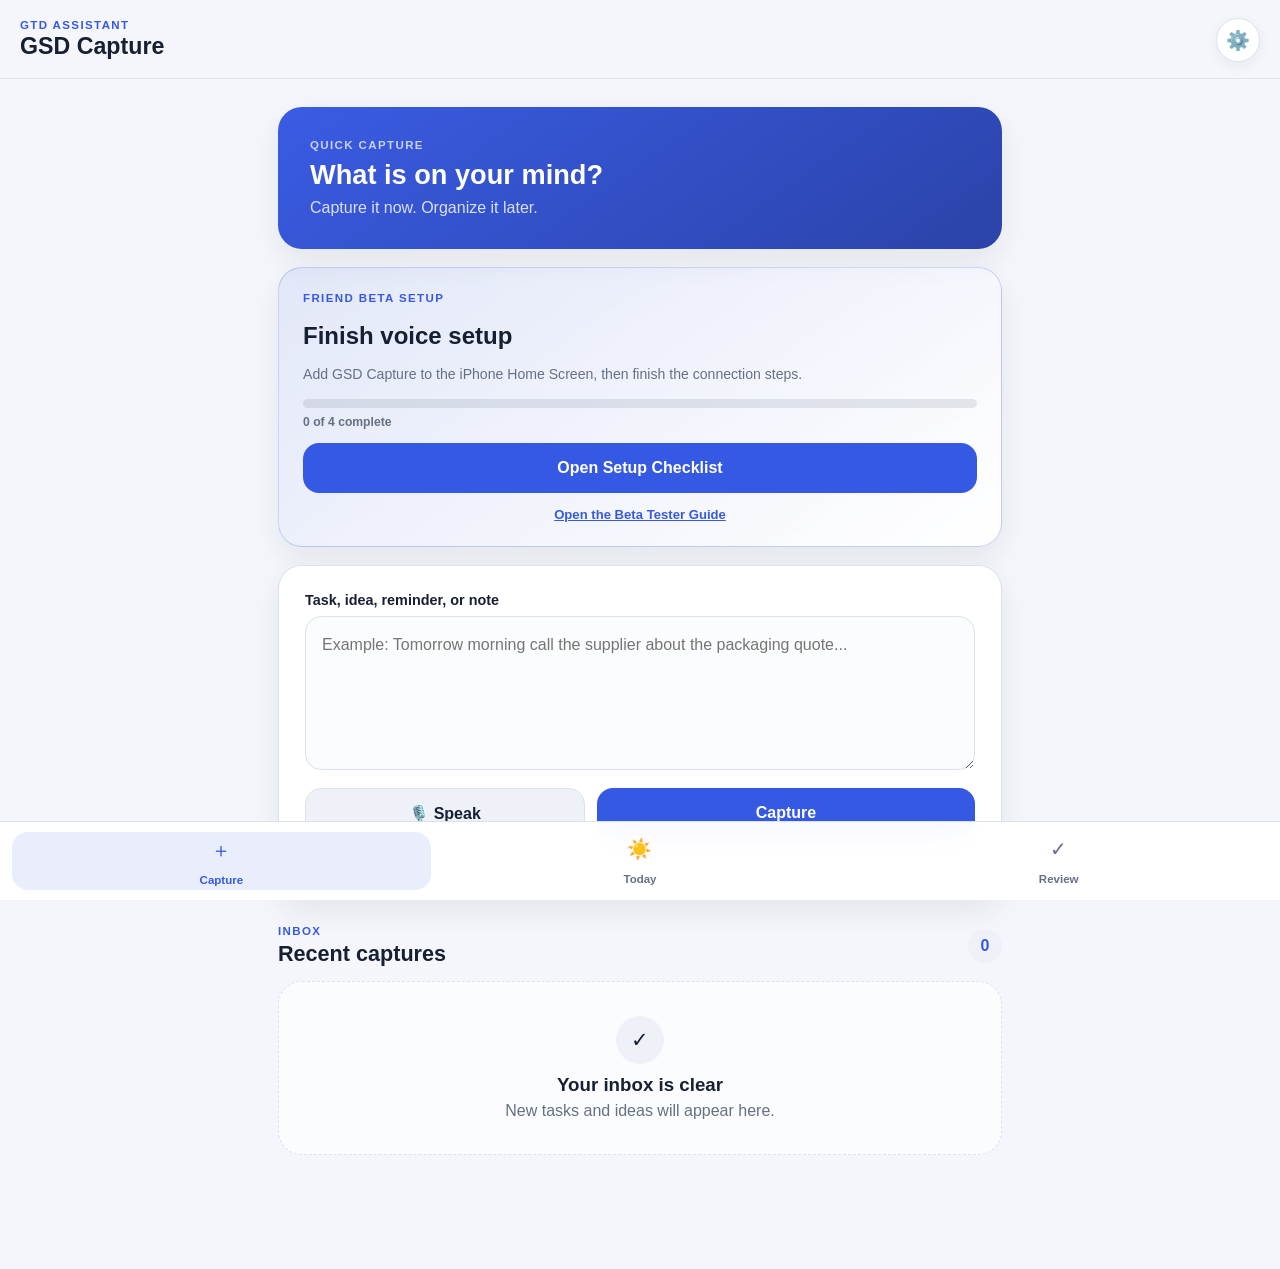
<file: index.html>
<!DOCTYPE html>
<html lang="en">
<head>
  <meta charset="UTF-8" />

  <meta
    name="viewport"
    content="width=device-width, initial-scale=1, viewport-fit=cover"
  />

  <meta
    name="description"
    content="A fast, phone-first GTD task capture and organization app."
  />

  <meta name="theme-color" content="#172033" />

  <title>GSD Capture</title>

  <link rel="manifest" href="manifest.json" />
  <link rel="apple-touch-icon" href="/icons/apple-touch-icon.png">
  <link rel="stylesheet" href="styles.css?v=9" />
</head>

<body>
  <div class="app-shell">
    <header class="app-header">
      <div>
        <p class="eyebrow">GTD ASSISTANT</p>
        <h1>GSD Capture</h1>
      </div>

      <button
        id="settingsButton"
        class="icon-button"
        type="button"
        aria-label="Open settings"
      >
        ⚙️
      </button>
    </header>

    <main class="app-main">
      <!-- Capture Screen -->
      <section id="captureScreen" class="screen active-screen">
        <div class="welcome-card">
          <p class="welcome-label">QUICK CAPTURE</p>
          <h2>What is on your mind?</h2>
          <p>
            Capture it now. Organize it later.
          </p>
        </div>

        <section
          id="betaSetupBanner"
          class="beta-setup-banner hidden"
          aria-labelledby="betaSetupBannerHeading"
        >
          <p class="section-label">FRIEND BETA SETUP</p>
          <h2 id="betaSetupBannerHeading">Finish voice setup</h2>
          <p id="betaSetupBannerMessage">
            Complete the checklist once, then capture tasks without opening the app.
          </p>

          <div class="setup-progress" aria-label="Setup progress">
            <div class="setup-progress-track">
              <span id="betaBannerProgressBar" class="setup-progress-bar"></span>
            </div>
            <strong id="betaBannerProgressText">0 of 4 complete</strong>
          </div>

          <button id="openBetaSetupButton" class="primary-button" type="button">
            Open Setup Checklist
          </button>

          <a class="text-link" href="/beta-tester-guide.html" target="_blank" rel="noopener noreferrer">
            Open the Beta Tester Guide
          </a>
        </section>

        <form id="captureForm" class="capture-card">
          <label for="taskInput">Task, idea, reminder, or note</label>

          <textarea
            id="taskInput"
            name="taskInput"
            rows="5"
            maxlength="1000"
            placeholder="Example: Tomorrow morning call the supplier about the packaging quote..."
            required
          ></textarea>

          <div class="capture-actions">
            <button
              id="voiceButton"
              class="secondary-button"
              type="button"
            >
              🎙️ Speak
            </button>

            <button
              id="captureButton"
              class="primary-button"
              type="submit"
            >
              Capture
            </button>
          </div>

          <p id="captureMessage" class="status-message" aria-live="polite"></p>
        </form>

        <section class="recent-section">
          <div class="section-heading">
            <div>
              <p class="section-label">INBOX</p>
              <h2>Recent captures</h2>
            </div>

            <span id="inboxCount" class="count-badge">0</span>
          </div>

          <div id="recentTaskList" class="task-list">
            <div class="empty-state">
              <span class="empty-icon">✓</span>
              <h3>Your inbox is clear</h3>
              <p>New tasks and ideas will appear here.</p>
            </div>
          </div>
        </section>
      </section>

      <!-- Today Screen -->
      <section id="todayScreen" class="screen">
        <div class="section-heading page-heading">
          <div>
            <p class="section-label">FOCUS</p>
            <h2>Today</h2>
          </div>
        </div>

        <div id="todayTaskList" class="task-list">
          <div class="empty-state">
            <span class="empty-icon">☀️</span>
            <h3>No tasks planned yet</h3>
            <p>Your priority tasks will appear here.</p>
          </div>
        </div>
      </section>

      <!-- Review Screen -->
      <section id="reviewScreen" class="screen">
        <div class="section-heading page-heading">
          <div>
            <p class="section-label">CLARIFY & ORGANIZE</p>
            <h2>Review</h2>
          </div>

          <div class="review-heading-actions">
            <button
              id="refreshReviewButton"
              class="small-action-button"
              type="button"
            >
              Refresh
            </button>

            <span id="reviewCount" class="count-badge">0</span>
          </div>
        </div>

        <p
          id="serverReviewStatus"
          class="review-server-status"
          aria-live="polite"
        ></p>

        <div class="review-summary">
          <div class="summary-item">
            <strong id="capturedTotal">0</strong>
            <span>Captured</span>
          </div>

          <div class="summary-item">
            <strong id="completedTotal">0</strong>
            <span>Completed</span>
          </div>

          <div class="summary-item">
            <strong id="needsReviewTotal">0</strong>
            <span>Needs review</span>
          </div>
        </div>

        <div id="reviewTaskList" class="task-list">
          <div class="empty-state">
            <span class="empty-icon">🧠</span>
            <h3>Nothing needs review</h3>
            <p>Captured items that need sorting will appear here.</p>
          </div>
        </div>
      </section>

      <!-- Settings Screen -->
      <section id="settingsScreen" class="screen">
        <div class="section-heading page-heading">
          <div>
            <p class="section-label">PERSONALIZE</p>
            <h2>Settings</h2>
          </div>
        </div>

        <section id="betaSetupChecklist" class="beta-setup-card" aria-labelledby="betaSetupHeading">
          <div class="beta-setup-heading">
            <div>
              <p class="section-label">FIRST-TIME SETUP</p>
              <h3 id="betaSetupHeading">Friend beta checklist</h3>
            </div>
            <span id="betaSetupBadge" class="connection-badge">Not ready</span>
          </div>

          <p class="beta-setup-intro">
            Complete these four steps on the iPhone that will use GSD Capture.
          </p>

          <div class="setup-progress" aria-label="Setup progress">
            <div class="setup-progress-track">
              <span id="betaSetupProgressBar" class="setup-progress-bar"></span>
            </div>
            <strong id="betaSetupProgressText">0 of 4 complete</strong>
          </div>

          <ol class="setup-checklist">
            <li id="appInstallSetupItem">
              <span class="setup-step-number">1</span>
              <div>
                <strong>Add GSD Capture to the Home Screen</strong>
                <small id="appInstallSetupStatus">Open the site in Safari, tap Share, then Add to Home Screen.</small>
              </div>
            </li>
            <li id="microsoftSetupItem">
              <span class="setup-step-number">2</span>
              <div>
                <strong>Connect Microsoft To Do</strong>
                <small id="microsoftSetupStatus">Sign in with the Microsoft account that should receive the tasks.</small>
              </div>
            </li>
            <li id="voiceSetupItem">
              <span class="setup-step-number">3</span>
              <div>
                <strong>Set up private Voice Capture</strong>
                <small id="voiceSetupChecklistStatus">Create the private key used by the Shortcut.</small>
              </div>
            </li>
            <li id="shortcutSetupItem">
              <span class="setup-step-number">4</span>
              <div>
                <strong>Install and test the Capture Shortcut</strong>
                <small id="shortcutSetupChecklistStatus">Copy the key, install the Shortcut, and run one test capture.</small>
              </div>
            </li>
          </ol>

          <div class="beta-setup-actions">
            <a class="secondary-button button-link" href="/beta-tester-guide.html" target="_blank" rel="noopener noreferrer">
              Open Beta Tester Guide
            </a>
            <a class="small-action-button button-link" href="/beta-tester-guide.pdf" target="_blank" rel="noopener noreferrer">
              Open Printable PDF
            </a>
            <button id="resetShortcutProgressButton" class="small-action-button hidden" type="button">
              Mark Shortcut as Not Installed
            </button>
          </div>

          <p id="betaSetupMessage" class="microsoft-list-message" aria-live="polite"></p>
        </section>

        <div class="settings-card">
          <label for="userName">Your name</label>
          <input
            id="userName"
            type="text"
            autocomplete="name"
            placeholder="Enter your name"
          />

          <label for="defaultList">Default inbox name</label>
          <input
            id="defaultList"
            type="text"
            value="General"
            placeholder="General"
          />

          <section class="microsoft-card" aria-labelledby="microsoftHeading">
            <div class="microsoft-card-heading">
              <div>
                <p class="section-label">MICROSOFT TO DO</p>
                <h3 id="microsoftHeading">Connect your account</h3>
              </div>

              <span id="microsoftConnectionBadge" class="connection-badge">
                Not connected
              </span>
            </div>

            <p id="microsoftStatus" class="microsoft-status" aria-live="polite">
              Sign in to connect GSD Capture to your Microsoft account.
            </p>

            <section
              id="voiceSetupCard"
              class="voice-setup-card"
              aria-labelledby="voiceSetupHeading"
            >
              <div class="voice-setup-heading">
                <div>
                  <p class="section-label">SIRI & VOICE CAPTURE</p>
                  <h4 id="voiceSetupHeading">Background capture</h4>
                </div>

                <span id="voiceSetupBadge" class="connection-badge">
                  Not set up
                </span>
              </div>

              <p
                id="voiceSetupStatus"
                class="microsoft-list-message"
                aria-live="polite"
              >
                Connect Microsoft To Do first, then set up private background capture.
              </p>

              <button
                id="startVoiceSetupButton"
                class="secondary-button"
                type="button"
                disabled
              >
                Set Up Voice Capture
              </button>

              <div id="voiceSetupResult" class="voice-setup-result hidden">
                <p class="voice-setup-step"><strong>1.</strong> Copy your private Voice Capture key.</p>

                <label for="voiceSetupKey">Your private Voice Capture key</label>

                <input
                  id="voiceSetupKey"
                  type="text"
                  readonly
                  autocomplete="off"
                  spellcheck="false"
                />

                <button
                  id="copyVoiceSetupKeyButton"
                  class="secondary-button"
                  type="button"
                >
                  1. Copy Voice Key
                </button>

                <p class="voice-setup-step"><strong>2.</strong> Install the shared Shortcut and paste the key when asked.</p>

                <a
                  id="installCaptureShortcutButton"
                  class="secondary-button button-link"
                  href="https://www.icloud.com/shortcuts/2767fb23349946cb91c3c0170525ec59"
                  target="_blank"
                  rel="noopener noreferrer"
                >
                  2. Install Capture Shortcut
                </a>

                <button
                  id="markShortcutInstalledButton"
                  class="secondary-button"
                  type="button"
                >
                  3. I Installed and Tested the Shortcut
                </button>

                <p id="shortcutSetupStatus" class="microsoft-list-message" aria-live="polite">
                  Run a test capture before marking this step complete.
                </p>

                <p class="voice-key-warning">
                  Keep this key private. It allows your Shortcut to add tasks, calendar events, and reminders to your Microsoft account. Never send the key in a screenshot or message.
                </p>
              </div>

              <details class="recovery-panel">
                <summary>Setup help and recovery</summary>
                <div class="recovery-panel-body">
                  <p><strong>Invalid key:</strong> Copy the key again and replace the x-gsd-capture-key value in the Shortcut.</p>
                  <p><strong>Microsoft disconnected:</strong> Reconnect Microsoft To Do, then choose Set Up Again.</p>
                  <p><strong>Calendar missing:</strong> Enable the same Microsoft calendar in the iPhone Calendar app.</p>

                  <button id="copySupportDetailsButton" class="small-action-button" type="button">
                    Copy Safe Support Details
                  </button>
                  <button id="resetVoiceSetupDeviceButton" class="small-action-button delete-button" type="button">
                    Clear Voice Setup on This Device
                  </button>
                  <p id="supportDetailsStatus" class="microsoft-list-message" aria-live="polite"></p>
                </div>
              </details>
            </section>

            <div id="microsoftListPanel" class="microsoft-list-panel hidden">
              <label for="microsoftListSelect">Destination To Do list</label>

              <select id="microsoftListSelect" disabled>
                <option value="">Load your Microsoft To Do lists</option>
              </select>

              <button
                id="loadMicrosoftListsButton"
                class="secondary-button"
                type="button"
              >
                Load To Do Lists
              </button>

              <button
                id="createMicrosoftTestTaskButton"
                class="secondary-button"
                type="button"
                disabled
              >
                Create Test Task
              </button>

              <p id="microsoftListMessage" class="microsoft-list-message" aria-live="polite">
                No Microsoft To Do lists loaded yet.
              </p>

              <p id="microsoftTestTaskMessage" class="microsoft-list-message" aria-live="polite">
                Load your lists and choose a destination before creating a test task.
              </p>

              <label for="microsoftRoutingMode">AI list routing</label>

              <select id="microsoftRoutingMode">
                <option value="ask">Ask before creating a suggested list</option>
                <option value="selected-only">Always use the selected list</option>
                <option value="automatic">Automatically create suggested lists</option>
              </select>

              <p id="microsoftRoutingMessage" class="microsoft-list-message" aria-live="polite">
                Every unclear capture goes to GSD Review. When an approved AI category has no matching list, GSD Capture will ask before creating it.
              </p>

              <p class="microsoft-list-message">
                Every capture syncs to Microsoft To Do. Items needing review go to GSD Review, then move to the approved list when you approve them here.
              </p>
            </div>

            <div class="microsoft-actions">
              <button
                id="connectMicrosoftButton"
                class="primary-button"
                type="button"
                disabled
              >
                Connect Microsoft To Do
              </button>

              <button
                id="disconnectMicrosoftButton"
                class="secondary-button hidden"
                type="button"
              >
                Disconnect
              </button>
            </div>
          </section>

          <label class="toggle-row">
            <span>
              <strong>AI sorting</strong>
              <small>Automatically analyze captured items</small>
            </span>

            <input id="aiSortingToggle" type="checkbox" checked />
          </label>

          <label class="toggle-row">
            <span>
              <strong>Calendar & reminder suggestions</strong>
              <small>Recommend calendar events and reminder alerts for review</small>
            </span>

            <input id="calendarToggle" type="checkbox" checked />
          </label>

          <button id="saveSettingsButton" class="primary-button" type="button">
            Save Settings
          </button>

          <p id="settingsMessage" class="status-message" aria-live="polite"></p>
        </div>
      </section>
    </main>

    <nav class="bottom-navigation" aria-label="Main navigation">
      <button
        class="nav-button active-nav"
        type="button"
        data-screen="captureScreen"
      >
        <span>＋</span>
        <small>Capture</small>
      </button>

      <button
        class="nav-button"
        type="button"
        data-screen="todayScreen"
      >
        <span>☀️</span>
        <small>Today</small>
      </button>

      <button
        class="nav-button"
        type="button"
        data-screen="reviewScreen"
      >
        <span>✓</span>
        <small>Review</small>
      </button>
    </nav>
  </div>

  <script src="vendor/msal-browser.min.js?v=1"></script>
  <script src="app.js?v=11"></script>
</body>
</html>
</file>
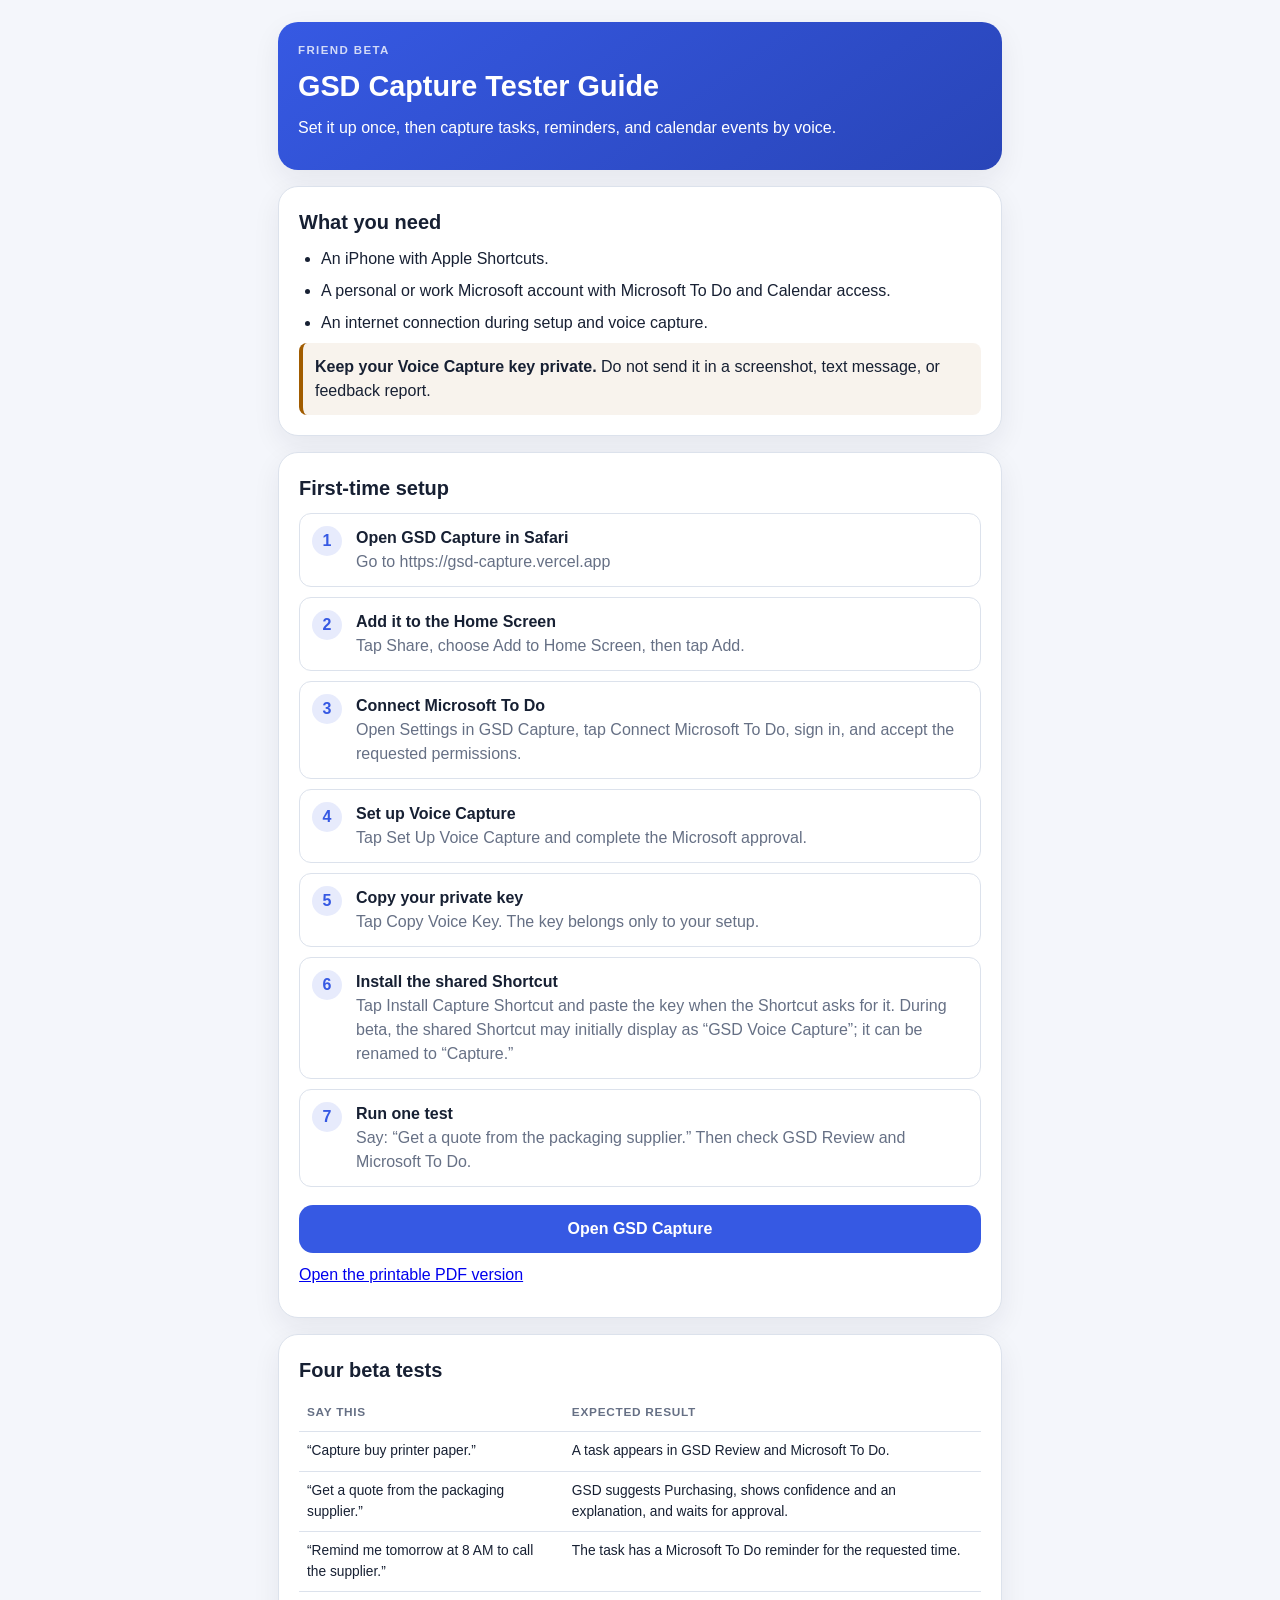
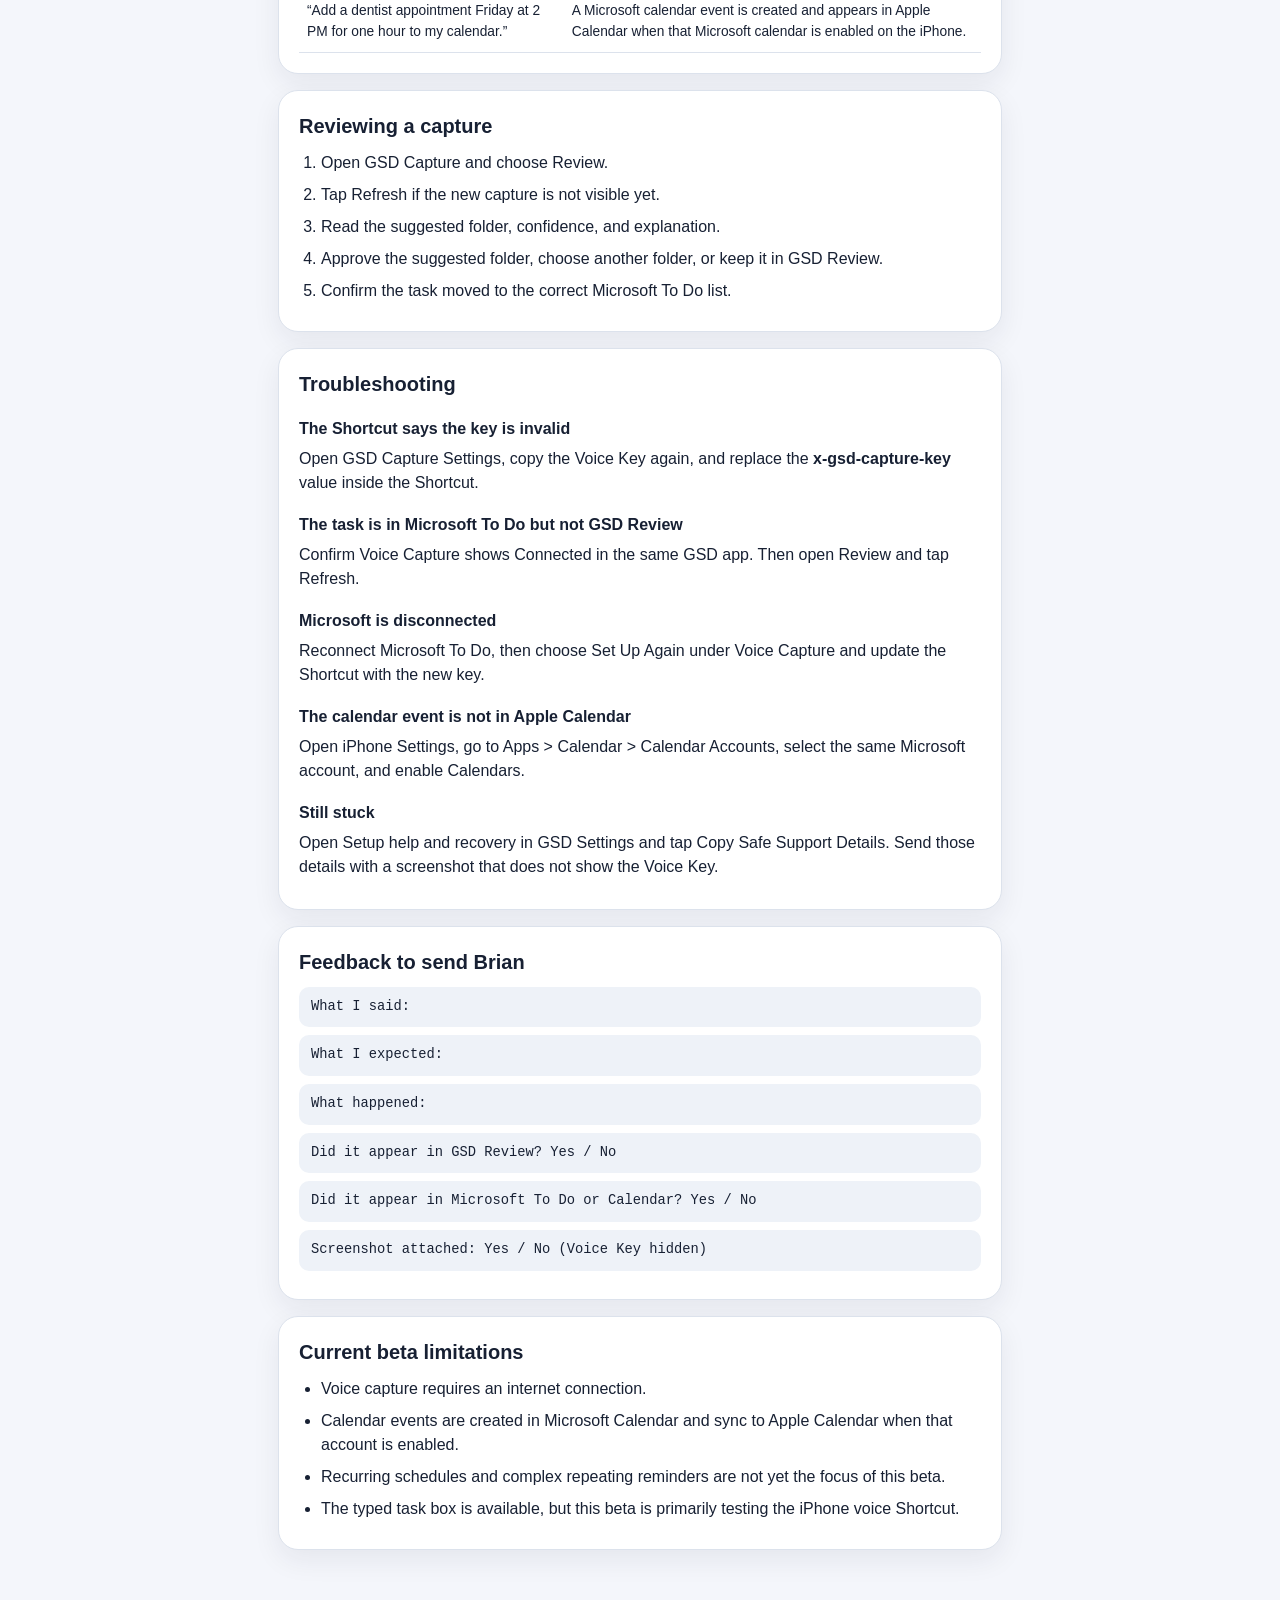
<file: beta-tester-guide.html>
<!DOCTYPE html>
<html lang="en">
<head>
  <meta charset="UTF-8" />
  <meta name="viewport" content="width=device-width, initial-scale=1, viewport-fit=cover" />
  <meta name="theme-color" content="#172033" />
  <title>GSD Capture Beta Tester Guide</title>
  <style>
    :root {
      --bg: #f4f6fb;
      --card: #ffffff;
      --text: #172033;
      --muted: #667085;
      --primary: #3659e3;
      --border: #dce2ec;
      --success: #137a52;
      --warning: #a15c00;
    }
    * { box-sizing: border-box; }
    body {
      margin: 0;
      background: var(--bg);
      color: var(--text);
      font-family: -apple-system, BlinkMacSystemFont, "Segoe UI", Roboto, Helvetica, Arial, sans-serif;
      line-height: 1.5;
    }
    main { width: min(100%, 760px); margin: 0 auto; padding: 22px 18px 64px; }
    .hero, section {
      margin-bottom: 16px;
      padding: 20px;
      border: 1px solid var(--border);
      border-radius: 20px;
      background: var(--card);
      box-shadow: 0 10px 28px rgba(23,32,51,.07);
    }
    .hero {
      color: white;
      background: linear-gradient(145deg, #3659e3, #2945b8);
      border: 0;
    }
    .eyebrow { margin: 0; font-size: .72rem; font-weight: 900; letter-spacing: .12em; opacity: .78; }
    h1 { margin: 6px 0 8px; font-size: 1.8rem; }
    h2 { margin: 0 0 10px; font-size: 1.25rem; }
    h3 { margin: 18px 0 6px; font-size: 1rem; }
    p { margin: 0 0 10px; }
    ol, ul { margin: 8px 0 0; padding-left: 22px; }
    li { margin: 8px 0; }
    .step {
      display: grid;
      grid-template-columns: 34px 1fr;
      gap: 10px;
      margin: 10px 0;
      padding: 12px;
      border: 1px solid var(--border);
      border-radius: 12px;
    }
    .number {
      display: inline-flex;
      width: 30px;
      height: 30px;
      align-items: center;
      justify-content: center;
      border-radius: 50%;
      background: rgba(54,89,227,.12);
      color: var(--primary);
      font-weight: 900;
    }
    .callout {
      padding: 12px;
      border-left: 4px solid var(--primary);
      border-radius: 8px;
      background: rgba(54,89,227,.07);
    }
    .warning { border-left-color: var(--warning); background: rgba(161,92,0,.07); }
    .success { border-left-color: var(--success); background: rgba(19,122,82,.07); }
    code {
      display: block;
      margin: 8px 0;
      padding: 10px 12px;
      border-radius: 10px;
      background: #eef2f8;
      white-space: normal;
      font-family: ui-monospace, SFMono-Regular, Menlo, Monaco, Consolas, monospace;
      font-size: .86rem;
    }
    a.button {
      display: inline-flex;
      min-height: 48px;
      align-items: center;
      justify-content: center;
      width: 100%;
      margin-top: 8px;
      padding: 0 16px;
      border-radius: 14px;
      background: var(--primary);
      color: white;
      font-weight: 900;
      text-decoration: none;
    }
    small, .muted { color: var(--muted); }
    table { width: 100%; border-collapse: collapse; margin-top: 8px; }
    th, td { padding: 9px 8px; border-bottom: 1px solid var(--border); text-align: left; vertical-align: top; font-size: .86rem; }
    th { color: var(--muted); font-size: .74rem; text-transform: uppercase; letter-spacing: .06em; }
    @media print {
      body { background: white; }
      main { width: 100%; padding: 0; }
      .hero, section { box-shadow: none; break-inside: avoid; }
      a.button { display: none; }
    }
  </style>
</head>
<body>
  <main>
    <div class="hero">
      <p class="eyebrow">FRIEND BETA</p>
      <h1>GSD Capture Tester Guide</h1>
      <p>Set it up once, then capture tasks, reminders, and calendar events by voice.</p>
    </div>

    <section>
      <h2>What you need</h2>
      <ul>
        <li>An iPhone with Apple Shortcuts.</li>
        <li>A personal or work Microsoft account with Microsoft To Do and Calendar access.</li>
        <li>An internet connection during setup and voice capture.</li>
      </ul>
      <div class="callout warning">
        <strong>Keep your Voice Capture key private.</strong>
        Do not send it in a screenshot, text message, or feedback report.
      </div>
    </section>

    <section>
      <h2>First-time setup</h2>

      <div class="step"><span class="number">1</span><div><strong>Open GSD Capture in Safari</strong><br><span class="muted">Go to https://gsd-capture.vercel.app</span></div></div>
      <div class="step"><span class="number">2</span><div><strong>Add it to the Home Screen</strong><br><span class="muted">Tap Share, choose Add to Home Screen, then tap Add.</span></div></div>
      <div class="step"><span class="number">3</span><div><strong>Connect Microsoft To Do</strong><br><span class="muted">Open Settings in GSD Capture, tap Connect Microsoft To Do, sign in, and accept the requested permissions.</span></div></div>
      <div class="step"><span class="number">4</span><div><strong>Set up Voice Capture</strong><br><span class="muted">Tap Set Up Voice Capture and complete the Microsoft approval.</span></div></div>
      <div class="step"><span class="number">5</span><div><strong>Copy your private key</strong><br><span class="muted">Tap Copy Voice Key. The key belongs only to your setup.</span></div></div>
      <div class="step"><span class="number">6</span><div><strong>Install the shared Shortcut</strong><br><span class="muted">Tap Install Capture Shortcut and paste the key when the Shortcut asks for it. During beta, the shared Shortcut may initially display as “GSD Voice Capture”; it can be renamed to “Capture.”</span></div></div>
      <div class="step"><span class="number">7</span><div><strong>Run one test</strong><br><span class="muted">Say: “Get a quote from the packaging supplier.” Then check GSD Review and Microsoft To Do.</span></div></div>

      <a class="button" href="https://gsd-capture.vercel.app">Open GSD Capture</a>
      <p class="muted" style="margin-top:10px"><a href="/beta-tester-guide.pdf">Open the printable PDF version</a></p>
    </section>

    <section>
      <h2>Four beta tests</h2>
      <table>
        <thead><tr><th>Say this</th><th>Expected result</th></tr></thead>
        <tbody>
          <tr><td>“Capture buy printer paper.”</td><td>A task appears in GSD Review and Microsoft To Do.</td></tr>
          <tr><td>“Get a quote from the packaging supplier.”</td><td>GSD suggests Purchasing, shows confidence and an explanation, and waits for approval.</td></tr>
          <tr><td>“Remind me tomorrow at 8 AM to call the supplier.”</td><td>The task has a Microsoft To Do reminder for the requested time.</td></tr>
          <tr><td>“Add a dentist appointment Friday at 2 PM for one hour to my calendar.”</td><td>A Microsoft calendar event is created and appears in Apple Calendar when that Microsoft calendar is enabled on the iPhone.</td></tr>
        </tbody>
      </table>
    </section>

    <section>
      <h2>Reviewing a capture</h2>
      <ol>
        <li>Open GSD Capture and choose Review.</li>
        <li>Tap Refresh if the new capture is not visible yet.</li>
        <li>Read the suggested folder, confidence, and explanation.</li>
        <li>Approve the suggested folder, choose another folder, or keep it in GSD Review.</li>
        <li>Confirm the task moved to the correct Microsoft To Do list.</li>
      </ol>
    </section>

    <section>
      <h2>Troubleshooting</h2>
      <h3>The Shortcut says the key is invalid</h3>
      <p>Open GSD Capture Settings, copy the Voice Key again, and replace the <strong>x-gsd-capture-key</strong> value inside the Shortcut.</p>

      <h3>The task is in Microsoft To Do but not GSD Review</h3>
      <p>Confirm Voice Capture shows Connected in the same GSD app. Then open Review and tap Refresh.</p>

      <h3>Microsoft is disconnected</h3>
      <p>Reconnect Microsoft To Do, then choose Set Up Again under Voice Capture and update the Shortcut with the new key.</p>

      <h3>The calendar event is not in Apple Calendar</h3>
      <p>Open iPhone Settings, go to Apps &gt; Calendar &gt; Calendar Accounts, select the same Microsoft account, and enable Calendars.</p>

      <h3>Still stuck</h3>
      <p>Open Setup help and recovery in GSD Settings and tap Copy Safe Support Details. Send those details with a screenshot that does not show the Voice Key.</p>
    </section>

    <section>
      <h2>Feedback to send Brian</h2>
      <code>What I said:</code>
      <code>What I expected:</code>
      <code>What happened:</code>
      <code>Did it appear in GSD Review? Yes / No</code>
      <code>Did it appear in Microsoft To Do or Calendar? Yes / No</code>
      <code>Screenshot attached: Yes / No (Voice Key hidden)</code>
    </section>

    <section>
      <h2>Current beta limitations</h2>
      <ul>
        <li>Voice capture requires an internet connection.</li>
        <li>Calendar events are created in Microsoft Calendar and sync to Apple Calendar when that account is enabled.</li>
        <li>Recurring schedules and complex repeating reminders are not yet the focus of this beta.</li>
        <li>The typed task box is available, but this beta is primarily testing the iPhone voice Shortcut.</li>
      </ul>
    </section>
  </main>
</body>
</html>
</file>
<file: styles.css>
:root {
  --background: #f4f6fb;
  --surface: #ffffff;
  --surface-secondary: #eef2f8;
  --text: #172033;
  --text-muted: #667085;
  --primary: #3659e3;
  --primary-dark: #2945b8;
  --border: #dce2ec;
  --success: #137a52;
  --danger: #c73535;
  --shadow: 0 12px 30px rgba(23, 32, 51, 0.08);
  --radius-large: 24px;
  --radius-medium: 16px;
  --radius-small: 12px;
}

* {
  box-sizing: border-box;
}

html {
  background: var(--background);
}

body {
  margin: 0;
  min-height: 100vh;
  background: var(--background);
  color: var(--text);
  font-family:
    -apple-system,
    BlinkMacSystemFont,
    "Segoe UI",
    Roboto,
    Helvetica,
    Arial,
    sans-serif;
}

button,
input,
textarea,
select {
  font: inherit;
}

button {
  cursor: pointer;
}

.app-shell {
  width: 100%;
  min-height: 100vh;
  padding-bottom: 96px;
}

.app-header {
  position: sticky;
  top: 0;
  z-index: 20;
  display: flex;
  align-items: center;
  justify-content: space-between;
  padding:
    calc(18px + env(safe-area-inset-top))
    20px
    16px;
  background: rgba(244, 246, 251, 0.94);
  border-bottom: 1px solid rgba(220, 226, 236, 0.8);
  backdrop-filter: blur(18px);
}

.app-header h1 {
  margin: 2px 0 0;
  font-size: 1.45rem;
  line-height: 1.2;
}

.eyebrow,
.section-label,
.welcome-label {
  margin: 0;
  color: var(--primary);
  font-size: 0.72rem;
  font-weight: 800;
  letter-spacing: 0.12em;
}

.icon-button {
  width: 44px;
  height: 44px;
  border: 1px solid var(--border);
  border-radius: 50%;
  background: var(--surface);
  font-size: 1.2rem;
  box-shadow: 0 4px 14px rgba(23, 32, 51, 0.06);
}

.app-main {
  width: min(100%, 760px);
  margin: 0 auto;
  padding: 18px;
}

.screen {
  display: none;
}

.active-screen {
  display: block;
}

.welcome-card {
  padding: 24px;
  border-radius: var(--radius-large);
  background:
    linear-gradient(
      145deg,
      rgba(54, 89, 227, 0.98),
      rgba(39, 63, 167, 0.98)
    );
  color: white;
  box-shadow: var(--shadow);
}

.welcome-card h2 {
  margin: 8px 0 8px;
  font-size: 1.7rem;
}

.welcome-card p:last-child {
  margin: 0;
  color: rgba(255, 255, 255, 0.82);
}

.welcome-label {
  color: rgba(255, 255, 255, 0.72);
}

.capture-card,
.settings-card {
  margin-top: 18px;
  padding: 20px;
  border: 1px solid var(--border);
  border-radius: var(--radius-large);
  background: var(--surface);
  box-shadow: var(--shadow);
}

.capture-card label,
.settings-card > label:not(.toggle-row) {
  display: block;
  margin-bottom: 8px;
  font-size: 0.9rem;
  font-weight: 700;
}

textarea,
input[type="text"],
select {
  width: 100%;
  border: 1px solid var(--border);
  border-radius: var(--radius-medium);
  background: #fbfcfe;
  color: var(--text);
  outline: none;
}

textarea {
  min-height: 140px;
  padding: 16px;
  resize: vertical;
  line-height: 1.5;
}

input[type="text"],
select {
  height: 50px;
  margin-bottom: 18px;
  padding: 0 14px;
}

textarea:focus,
input[type="text"]:focus,
select:focus {
  border-color: var(--primary);
  box-shadow: 0 0 0 4px rgba(54, 89, 227, 0.12);
}

.capture-actions {
  display: grid;
  grid-template-columns: 1fr 1.35fr;
  gap: 12px;
  margin-top: 14px;
}

.primary-button,
.secondary-button {
  min-height: 50px;
  border-radius: var(--radius-medium);
  font-weight: 800;
}

.primary-button {
  border: 0;
  background: var(--primary);
  color: white;
}

.primary-button:active {
  background: var(--primary-dark);
  transform: translateY(1px);
}

.secondary-button {
  border: 1px solid var(--border);
  background: var(--surface-secondary);
  color: var(--text);
}

.status-message {
  min-height: 22px;
  margin: 12px 0 0;
  color: var(--success);
  font-size: 0.88rem;
  font-weight: 700;
}

.recent-section {
  margin-top: 26px;
}

.section-heading {
  display: flex;
  align-items: center;
  justify-content: space-between;
  gap: 16px;
  margin-bottom: 14px;
}

.section-heading h2 {
  margin: 4px 0 0;
  font-size: 1.35rem;
}

.page-heading {
  margin-top: 6px;
}

.count-badge {
  display: inline-flex;
  min-width: 34px;
  height: 34px;
  align-items: center;
  justify-content: center;
  border-radius: 999px;
  background: var(--surface-secondary);
  color: var(--primary);
  font-weight: 800;
}

.task-list {
  display: grid;
  gap: 12px;
}

.task-card {
  padding: 16px;
  border: 1px solid var(--border);
  border-radius: var(--radius-medium);
  background: var(--surface);
  box-shadow: 0 8px 22px rgba(23, 32, 51, 0.05);
}

.task-card h3 {
  margin: 0 0 8px;
  font-size: 1rem;
}

.task-card p {
  margin: 0;
  color: var(--text-muted);
  font-size: 0.88rem;
  line-height: 1.45;
}

.task-meta {
  display: flex;
  flex-wrap: wrap;
  gap: 8px;
  margin-top: 12px;
}

.task-tag {
  padding: 6px 9px;
  border-radius: 999px;
  background: var(--surface-secondary);
  color: var(--text-muted);
  font-size: 0.75rem;
  font-weight: 700;
}

.empty-state {
  padding: 34px 18px;
  border: 1px dashed var(--border);
  border-radius: var(--radius-large);
  background: rgba(255, 255, 255, 0.65);
  text-align: center;
}

.empty-icon {
  display: inline-flex;
  width: 48px;
  height: 48px;
  align-items: center;
  justify-content: center;
  margin-bottom: 10px;
  border-radius: 50%;
  background: var(--surface-secondary);
  font-size: 1.3rem;
}

.empty-state h3 {
  margin: 0 0 6px;
}

.empty-state p {
  margin: 0;
  color: var(--text-muted);
}

.review-summary {
  display: grid;
  grid-template-columns: repeat(3, 1fr);
  gap: 10px;
  margin-bottom: 18px;
}

.summary-item {
  padding: 16px 10px;
  border: 1px solid var(--border);
  border-radius: var(--radius-medium);
  background: var(--surface);
  text-align: center;
}

.summary-item strong {
  display: block;
  margin-bottom: 4px;
  font-size: 1.35rem;
}

.summary-item span {
  color: var(--text-muted);
  font-size: 0.74rem;
}

.settings-card {
  display: grid;
}

.toggle-row {
  display: flex;
  align-items: center;
  justify-content: space-between;
  gap: 16px;
  padding: 16px 0;
  border-top: 1px solid var(--border);
}

.toggle-row span {
  display: grid;
  gap: 4px;
}

.toggle-row small {
  color: var(--text-muted);
  line-height: 1.35;
}

.toggle-row input {
  width: 24px;
  height: 24px;
  accent-color: var(--primary);
}

.settings-card .primary-button {
  margin-top: 18px;
}

.bottom-navigation {
  position: fixed;
  right: 0;
  bottom: 0;
  left: 0;
  z-index: 30;
  display: grid;
  grid-template-columns: repeat(3, 1fr);
  padding:
    10px
    12px
    calc(10px + env(safe-area-inset-bottom));
  border-top: 1px solid var(--border);
  background: rgba(255, 255, 255, 0.96);
  backdrop-filter: blur(18px);
}

.nav-button {
  display: grid;
  gap: 3px;
  place-items: center;
  min-height: 58px;
  border: 0;
  border-radius: 16px;
  background: transparent;
  color: var(--text-muted);
}

.nav-button span {
  font-size: 1.25rem;
}

.nav-button small {
  font-size: 0.72rem;
  font-weight: 700;
}

.active-nav {
  background: rgba(54, 89, 227, 0.1);
  color: var(--primary);
}

@media (min-width: 700px) {
  .app-main {
    padding-top: 28px;
  }

  .welcome-card {
    padding: 32px;
  }

  .capture-card,
  .settings-card {
    padding: 26px;
  }
}
.task-card-actions {
  display: flex;
  flex-wrap: wrap;
  gap: 8px;
  margin-top: 14px;
}

.small-action-button {
  min-height: 38px;
  padding: 8px 12px;
  border: 1px solid var(--border);
  border-radius: 10px;
  background: var(--surface-secondary);
  color: var(--text);
  font-size: 0.78rem;
  font-weight: 800;
}

.small-action-button:active {
  transform: translateY(1px);
}

.complete-button {
  border-color: rgba(19, 122, 82, 0.25);
  background: rgba(19, 122, 82, 0.1);
  color: var(--success);
}

.delete-button {
  border-color: rgba(199, 53, 53, 0.2);
  background: rgba(199, 53, 53, 0.08);
  color: var(--danger);
}

.secondary-button:disabled {
  cursor: not-allowed;
  opacity: 0.65;
}

.microsoft-card {
  margin: 4px 0 18px;
  padding: 18px;
  border: 1px solid var(--border);
  border-radius: var(--radius-medium);
  background: var(--surface-secondary);
}

.microsoft-card-heading {
  display: flex;
  align-items: flex-start;
  justify-content: space-between;
  gap: 12px;
}

.microsoft-card-heading h3 {
  margin: 4px 0 0;
  font-size: 1rem;
}

.connection-badge {
  flex: 0 0 auto;
  padding: 6px 9px;
  border-radius: 999px;
  background: rgba(102, 112, 133, 0.12);
  color: var(--text-muted);
  font-size: 0.72rem;
  font-weight: 800;
}

.connection-badge.connected {
  background: rgba(19, 122, 82, 0.12);
  color: var(--success);
}

.microsoft-status {
  margin: 14px 0;
  color: var(--text-muted);
  font-size: 0.86rem;
  line-height: 1.45;
}

.microsoft-status.error-message {
  color: var(--danger);
}

.microsoft-actions {
  display: grid;
  gap: 10px;
}

.microsoft-actions .primary-button,
.microsoft-actions .secondary-button {
  width: 100%;
}

.hidden {
  display: none !important;
}

.voice-setup-card {
  display: grid;
  gap: 12px;
  margin: 14px 0;
  padding: 14px;
  border: 1px solid var(--border);
  border-radius: var(--radius-small);
  background: var(--surface);
}

.voice-setup-heading {
  display: flex;
  align-items: flex-start;
  justify-content: space-between;
  gap: 12px;
}

.voice-setup-heading h4 {
  margin: 4px 0 0;
  font-size: 0.95rem;
}

.voice-setup-card .secondary-button {
  width: 100%;
}

.voice-setup-result {
  display: grid;
  gap: 10px;
  padding-top: 4px;
}

.voice-setup-result label {
  font-size: 0.84rem;
  font-weight: 800;
}

.voice-setup-result input {
  width: 100%;
  height: auto;
  min-height: 50px;
  margin: 0;
  padding: 12px 14px;
  font-family:
    ui-monospace,
    SFMono-Regular,
    Menlo,
    Monaco,
    Consolas,
    monospace;
  font-size: 0.78rem;
  line-height: 1.4;
  overflow-wrap: anywhere;
}

.voice-key-warning {
  margin: 0;
  color: var(--text-muted);
  font-size: 0.78rem;
  line-height: 1.4;
}

.microsoft-list-panel {
  display: grid;
  gap: 10px;
  margin: 14px 0;
  padding: 14px;
  border: 1px solid var(--border);
  border-radius: var(--radius-small);
  background: var(--surface);
}

.microsoft-list-panel label {
  font-size: 0.84rem;
  font-weight: 800;
}

.microsoft-list-panel select {
  width: 100%;
  margin: 0;
  background: #fbfcfe;
}

.microsoft-list-panel select:disabled {
  cursor: not-allowed;
  opacity: 0.72;
}

.microsoft-list-panel .secondary-button {
  width: 100%;
}

.microsoft-list-message {
  min-height: 20px;
  margin: 0;
  color: var(--text-muted);
  font-size: 0.8rem;
  line-height: 1.4;
}

.microsoft-list-message.error-message {
  color: var(--danger);
}


.review-heading-actions {
  display: flex;
  align-items: center;
  gap: 10px;
}

.review-server-status {
  min-height: 20px;
  margin: -4px 0 14px;
  color: var(--text-muted);
  font-size: 0.8rem;
  line-height: 1.4;
}

.review-server-status.error-message {
  color: var(--danger);
}

.review-suggestion {
  display: grid;
  gap: 5px;
  margin-top: 12px;
  padding: 12px;
  border: 1px solid rgba(54, 89, 227, 0.2);
  border-radius: var(--radius-small);
  background: rgba(54, 89, 227, 0.06);
}

.review-suggestion strong {
  color: var(--primary);
  font-size: 0.9rem;
}

.review-suggestion span {
  color: var(--text-muted);
  font-size: 0.78rem;
  font-weight: 800;
}

.review-suggestion p {
  margin: 0;
  color: var(--text);
  font-size: 0.82rem;
  line-height: 1.45;
}

.schedule-suggestion {
  display: grid;
  gap: 10px;
  margin-top: 12px;
  padding: 12px;
  border: 1px solid rgba(15, 118, 110, 0.22);
  border-radius: var(--radius-small);
  background: rgba(15, 118, 110, 0.06);
}

.schedule-suggestion > strong {
  font-size: 0.92rem;
}

.schedule-suggestion > p {
  margin: 0;
  color: var(--text-muted);
  font-size: 0.8rem;
  line-height: 1.45;
}

.schedule-item {
  display: grid;
  gap: 6px;
  padding: 10px;
  border: 1px solid var(--border);
  border-radius: var(--radius-small);
  background: var(--surface);
}

.schedule-item > strong {
  font-size: 0.88rem;
}

.schedule-item > p {
  margin: 0;
  font-size: 0.8rem;
  line-height: 1.45;
}

.schedule-status {
  color: var(--text-muted);
  font-size: 0.76rem;
  font-weight: 800;
}

.schedule-error {
  color: var(--danger);
}

.schedule-actions {
  display: flex;
  flex-wrap: wrap;
  gap: 8px;
  margin-top: 3px;
}

/* Friend beta onboarding */
.beta-setup-banner,
.beta-setup-card {
  display: grid;
  gap: 14px;
  margin-top: 18px;
  padding: 20px;
  border: 1px solid rgba(54, 89, 227, 0.24);
  border-radius: var(--radius-large);
  background:
    linear-gradient(
      145deg,
      rgba(54, 89, 227, 0.09),
      rgba(255, 255, 255, 0.98)
    );
  box-shadow: var(--shadow);
}

.beta-setup-banner h2,
.beta-setup-card h3 {
  margin: 4px 0 0;
}

.beta-setup-banner > p:not(.section-label),
.beta-setup-intro {
  margin: 0;
  color: var(--text-muted);
  font-size: 0.88rem;
  line-height: 1.5;
}

.beta-setup-banner .primary-button,
.beta-setup-actions .secondary-button {
  width: 100%;
}

.beta-setup-heading {
  display: flex;
  align-items: flex-start;
  justify-content: space-between;
  gap: 12px;
}

.setup-progress {
  display: grid;
  gap: 7px;
}

.setup-progress strong {
  color: var(--text-muted);
  font-size: 0.76rem;
}

.setup-progress-track {
  width: 100%;
  height: 9px;
  overflow: hidden;
  border-radius: 999px;
  background: rgba(102, 112, 133, 0.16);
}

.setup-progress-bar {
  display: block;
  width: 0;
  height: 100%;
  border-radius: inherit;
  background: var(--primary);
  transition: width 180ms ease;
}

.setup-checklist {
  display: grid;
  gap: 10px;
  margin: 0;
  padding: 0;
  list-style: none;
}

.setup-checklist li {
  display: grid;
  grid-template-columns: 34px 1fr;
  gap: 11px;
  align-items: flex-start;
  padding: 12px;
  border: 1px solid var(--border);
  border-radius: var(--radius-small);
  background: var(--surface);
}

.setup-checklist li > div {
  display: grid;
  gap: 4px;
}

.setup-checklist small {
  color: var(--text-muted);
  font-size: 0.78rem;
  line-height: 1.4;
}

.setup-step-number {
  display: inline-flex;
  width: 30px;
  height: 30px;
  align-items: center;
  justify-content: center;
  border-radius: 50%;
  background: var(--surface-secondary);
  color: var(--text-muted);
  font-size: 0.78rem;
  font-weight: 900;
}

.setup-checklist li.setup-complete {
  border-color: rgba(19, 122, 82, 0.25);
  background: rgba(19, 122, 82, 0.06);
}

.setup-checklist li.setup-complete .setup-step-number {
  background: rgba(19, 122, 82, 0.13);
  color: var(--success);
}

.setup-checklist li.setup-complete .setup-step-number::before {
  content: "✓";
}

.setup-checklist li.setup-complete .setup-step-number {
  font-size: 0;
}

.setup-checklist li.setup-complete .setup-step-number::before {
  font-size: 0.9rem;
}

.beta-setup-actions {
  display: grid;
  gap: 9px;
}

.button-link {
  display: inline-flex;
  align-items: center;
  justify-content: center;
  padding: 0 16px;
  text-decoration: none;
}

.text-link {
  color: var(--primary);
  font-size: 0.82rem;
  font-weight: 800;
  text-align: center;
}

.voice-setup-step {
  margin: 2px 0 0;
  color: var(--text);
  font-size: 0.82rem;
  line-height: 1.45;
}

.success-message {
  color: var(--success) !important;
  font-weight: 800;
}

.recovery-panel {
  border: 1px solid var(--border);
  border-radius: var(--radius-small);
  background: var(--surface);
}

.recovery-panel summary {
  padding: 12px 14px;
  cursor: pointer;
  font-size: 0.82rem;
  font-weight: 800;
}

.recovery-panel-body {
  display: grid;
  gap: 10px;
  padding: 0 14px 14px;
}

.recovery-panel-body p {
  margin: 0;
  color: var(--text-muted);
  font-size: 0.78rem;
  line-height: 1.45;
}

.recovery-panel-body .small-action-button {
  width: 100%;
}

@media (min-width: 700px) {
  .beta-setup-banner,
  .beta-setup-card {
    padding: 24px;
  }
}
</file>
